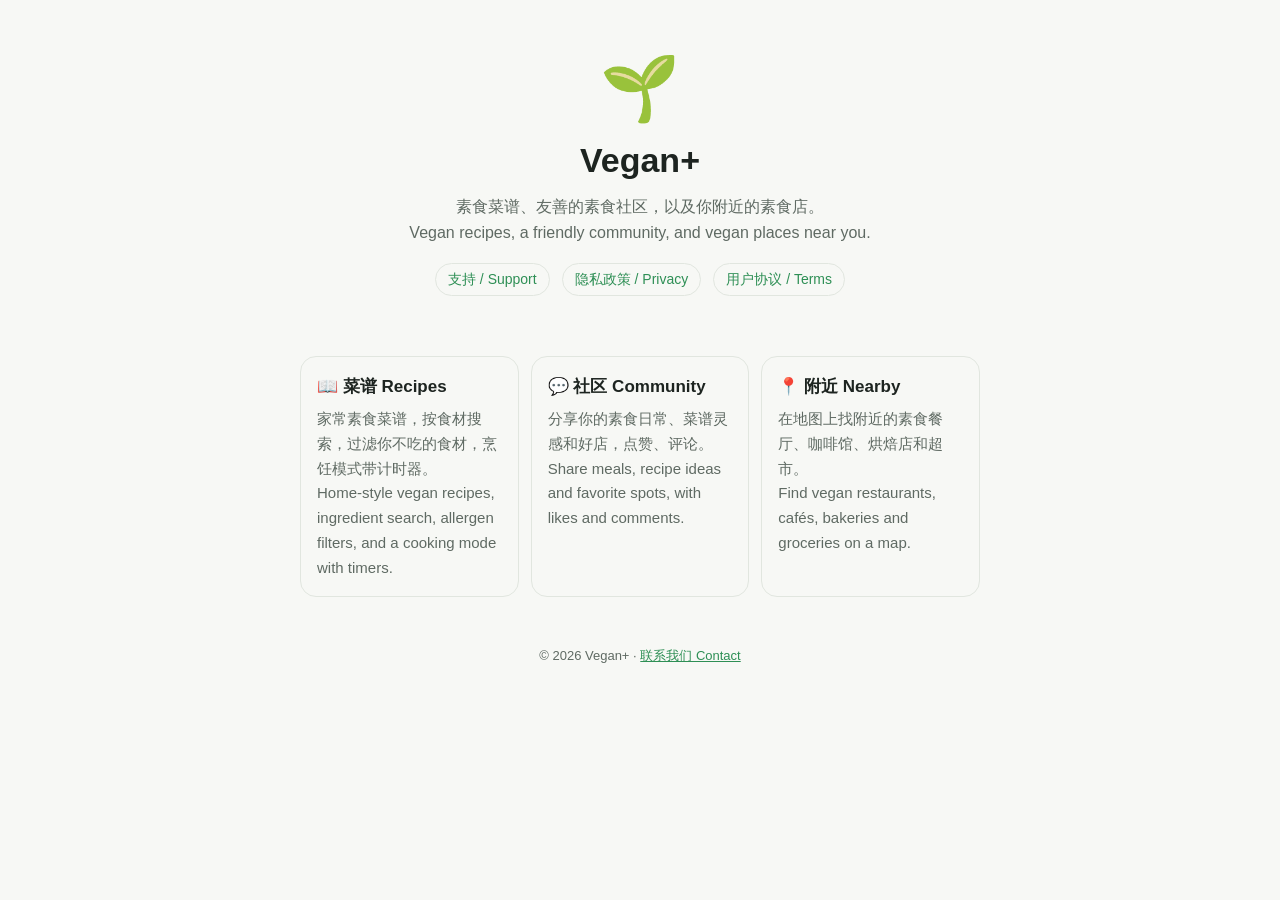
<file: index.html>
<!doctype html>
<html lang="zh-Hans">
<head>
<meta charset="utf-8"><meta name="viewport" content="width=device-width, initial-scale=1">
<title>Vegan+ · 素食菜谱、社区与附近素食店</title>
<meta name="description" content="Vegan+ — vegan recipes, a friendly community and vegan places near you. 素食菜谱、社区和附近的素食店。">
<link rel="stylesheet" href="legal.css">
</head>
<body><main>
<div class="hero">
  <div class="logo">🌱</div>
  <h1>Vegan+</h1>
  <p>素食菜谱、友善的素食社区，以及你附近的素食店。<br>Vegan recipes, a friendly community, and vegan places near you.</p>
  <nav><a href="support/">支持 / Support</a><a href="privacy/">隐私政策 / Privacy</a><a href="terms/">用户协议 / Terms</a></nav>
</div>

<div class="cards">
  <div class="card"><h3>📖 菜谱 Recipes</h3><p>家常素食菜谱，按食材搜索，过滤你不吃的食材，烹饪模式带计时器。<br>Home-style vegan recipes, ingredient search, allergen filters, and a cooking mode with timers.</p></div>
  <div class="card"><h3>💬 社区 Community</h3><p>分享你的素食日常、菜谱灵感和好店，点赞、评论。<br>Share meals, recipe ideas and favorite spots, with likes and comments.</p></div>
  <div class="card"><h3>📍 附近 Nearby</h3><p>在地图上找附近的素食餐厅、咖啡馆、烘焙店和超市。<br>Find vegan restaurants, cafés, bakeries and groceries on a map.</p></div>
</div>

<footer>© 2026 Vegan+ · <a href="support/">联系我们 Contact</a></footer>
</main></body></html>
</file>
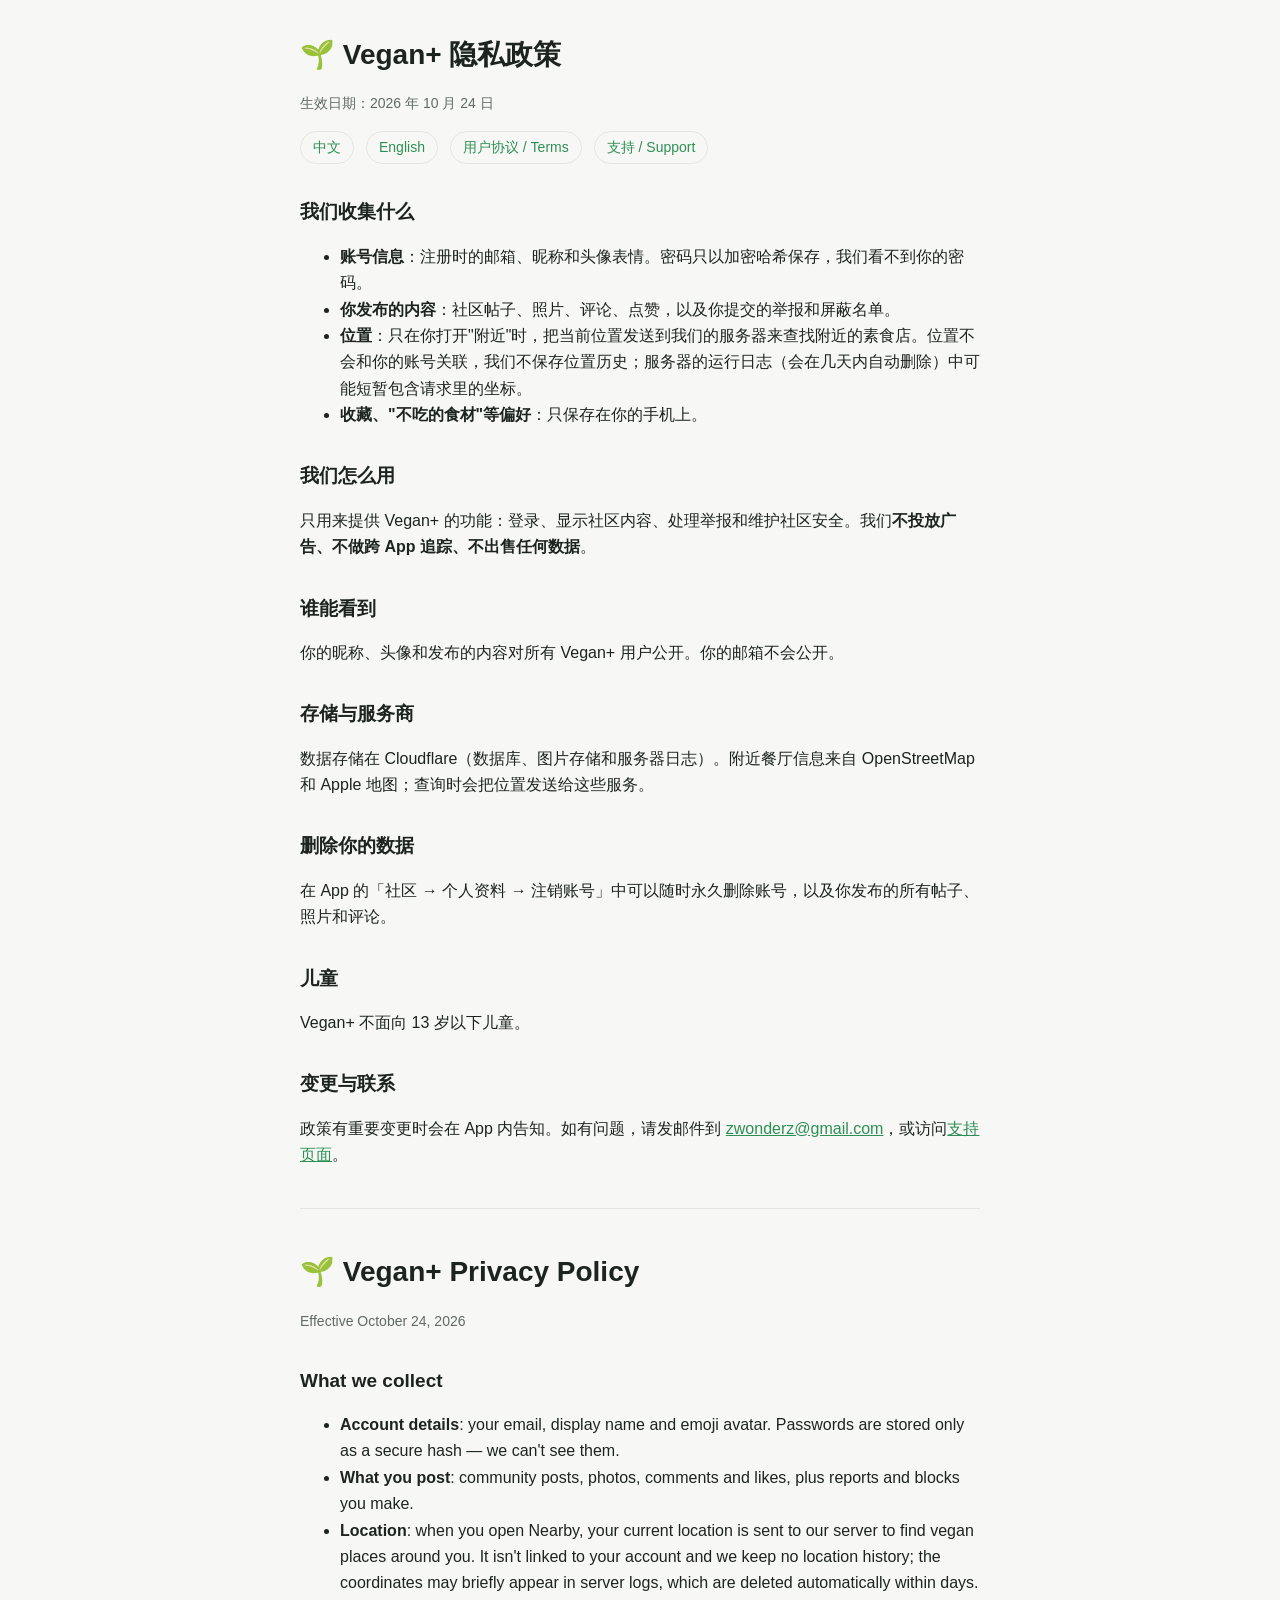
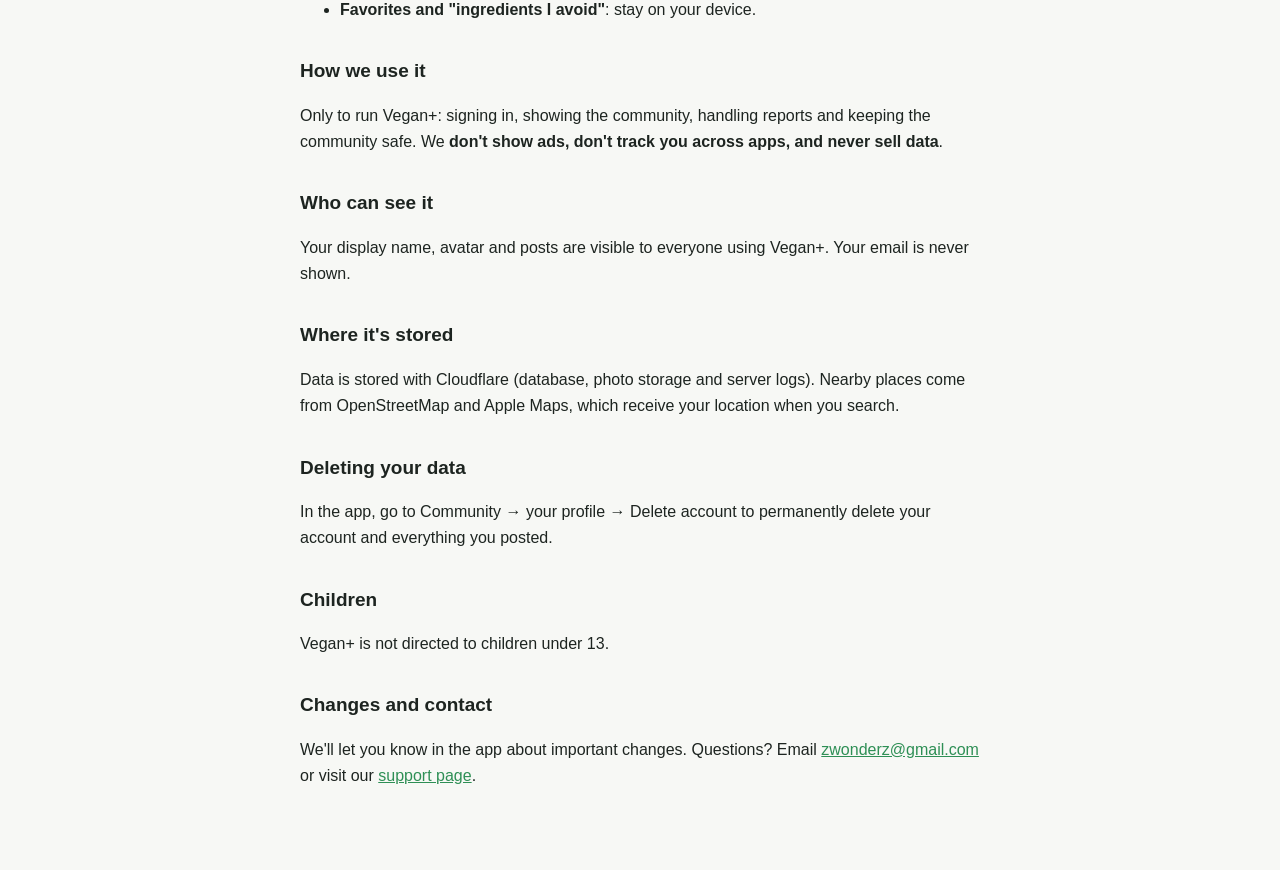
<file: privacy/index.html>
<!doctype html>
<html lang="zh-Hans">
<head>
<meta charset="utf-8"><meta name="viewport" content="width=device-width, initial-scale=1">
<title>Vegan+ Privacy Policy · 隐私政策</title>
<link rel="stylesheet" href="../legal.css">
</head>
<body><main>
<h1>🌱 Vegan+ 隐私政策</h1>
<p class="muted">生效日期：2026 年 10 月 24 日</p>
<nav><a href="#zh">中文</a><a href="#en">English</a><a href="../terms/">用户协议 / Terms</a><a href="../support/">支持 / Support</a></nav>

<section id="zh">
<h2>我们收集什么</h2>
<ul>
  <li><strong>账号信息</strong>：注册时的邮箱、昵称和头像表情。密码只以加密哈希保存，我们看不到你的密码。</li>
  <li><strong>你发布的内容</strong>：社区帖子、照片、评论、点赞，以及你提交的举报和屏蔽名单。</li>
  <li><strong>位置</strong>：只在你打开"附近"时，把当前位置发送到我们的服务器来查找附近的素食店。位置不会和你的账号关联，我们不保存位置历史；服务器的运行日志（会在几天内自动删除）中可能短暂包含请求里的坐标。</li>
  <li><strong>收藏、"不吃的食材"等偏好</strong>：只保存在你的手机上。</li>
</ul>
<h2>我们怎么用</h2>
<p>只用来提供 Vegan+ 的功能：登录、显示社区内容、处理举报和维护社区安全。我们<strong>不投放广告、不做跨 App 追踪、不出售任何数据</strong>。</p>
<h2>谁能看到</h2>
<p>你的昵称、头像和发布的内容对所有 Vegan+ 用户公开。你的邮箱不会公开。</p>
<h2>存储与服务商</h2>
<p>数据存储在 Cloudflare（数据库、图片存储和服务器日志）。附近餐厅信息来自 OpenStreetMap 和 Apple 地图；查询时会把位置发送给这些服务。</p>
<h2>删除你的数据</h2>
<p>在 App 的「社区 → 个人资料 → 注销账号」中可以随时永久删除账号，以及你发布的所有帖子、照片和评论。</p>
<h2>儿童</h2>
<p>Vegan+ 不面向 13 岁以下儿童。</p>
<h2>变更与联系</h2>
<p>政策有重要变更时会在 App 内告知。如有问题，请发邮件到 <a href="mailto:zwonderz@gmail.com">zwonderz@gmail.com</a>，或访问<a href="../support/">支持页面</a>。</p>
</section>

<hr>

<section id="en">
<h1>🌱 Vegan+ Privacy Policy</h1>
<p class="muted">Effective October 24, 2026</p>
<h2>What we collect</h2>
<ul>
  <li><strong>Account details</strong>: your email, display name and emoji avatar. Passwords are stored only as a secure hash — we can't see them.</li>
  <li><strong>What you post</strong>: community posts, photos, comments and likes, plus reports and blocks you make.</li>
  <li><strong>Location</strong>: when you open Nearby, your current location is sent to our server to find vegan places around you. It isn't linked to your account and we keep no location history; the coordinates may briefly appear in server logs, which are deleted automatically within days.</li>
  <li><strong>Favorites and "ingredients I avoid"</strong>: stay on your device.</li>
</ul>
<h2>How we use it</h2>
<p>Only to run Vegan+: signing in, showing the community, handling reports and keeping the community safe. We <strong>don't show ads, don't track you across apps, and never sell data</strong>.</p>
<h2>Who can see it</h2>
<p>Your display name, avatar and posts are visible to everyone using Vegan+. Your email is never shown.</p>
<h2>Where it's stored</h2>
<p>Data is stored with Cloudflare (database, photo storage and server logs). Nearby places come from OpenStreetMap and Apple Maps, which receive your location when you search.</p>
<h2>Deleting your data</h2>
<p>In the app, go to Community → your profile → Delete account to permanently delete your account and everything you posted.</p>
<h2>Children</h2>
<p>Vegan+ is not directed to children under 13.</p>
<h2>Changes and contact</h2>
<p>We'll let you know in the app about important changes. Questions? Email <a href="mailto:zwonderz@gmail.com">zwonderz@gmail.com</a> or visit our <a href="../support/">support page</a>.</p>
</section>
</main></body></html>
</file>
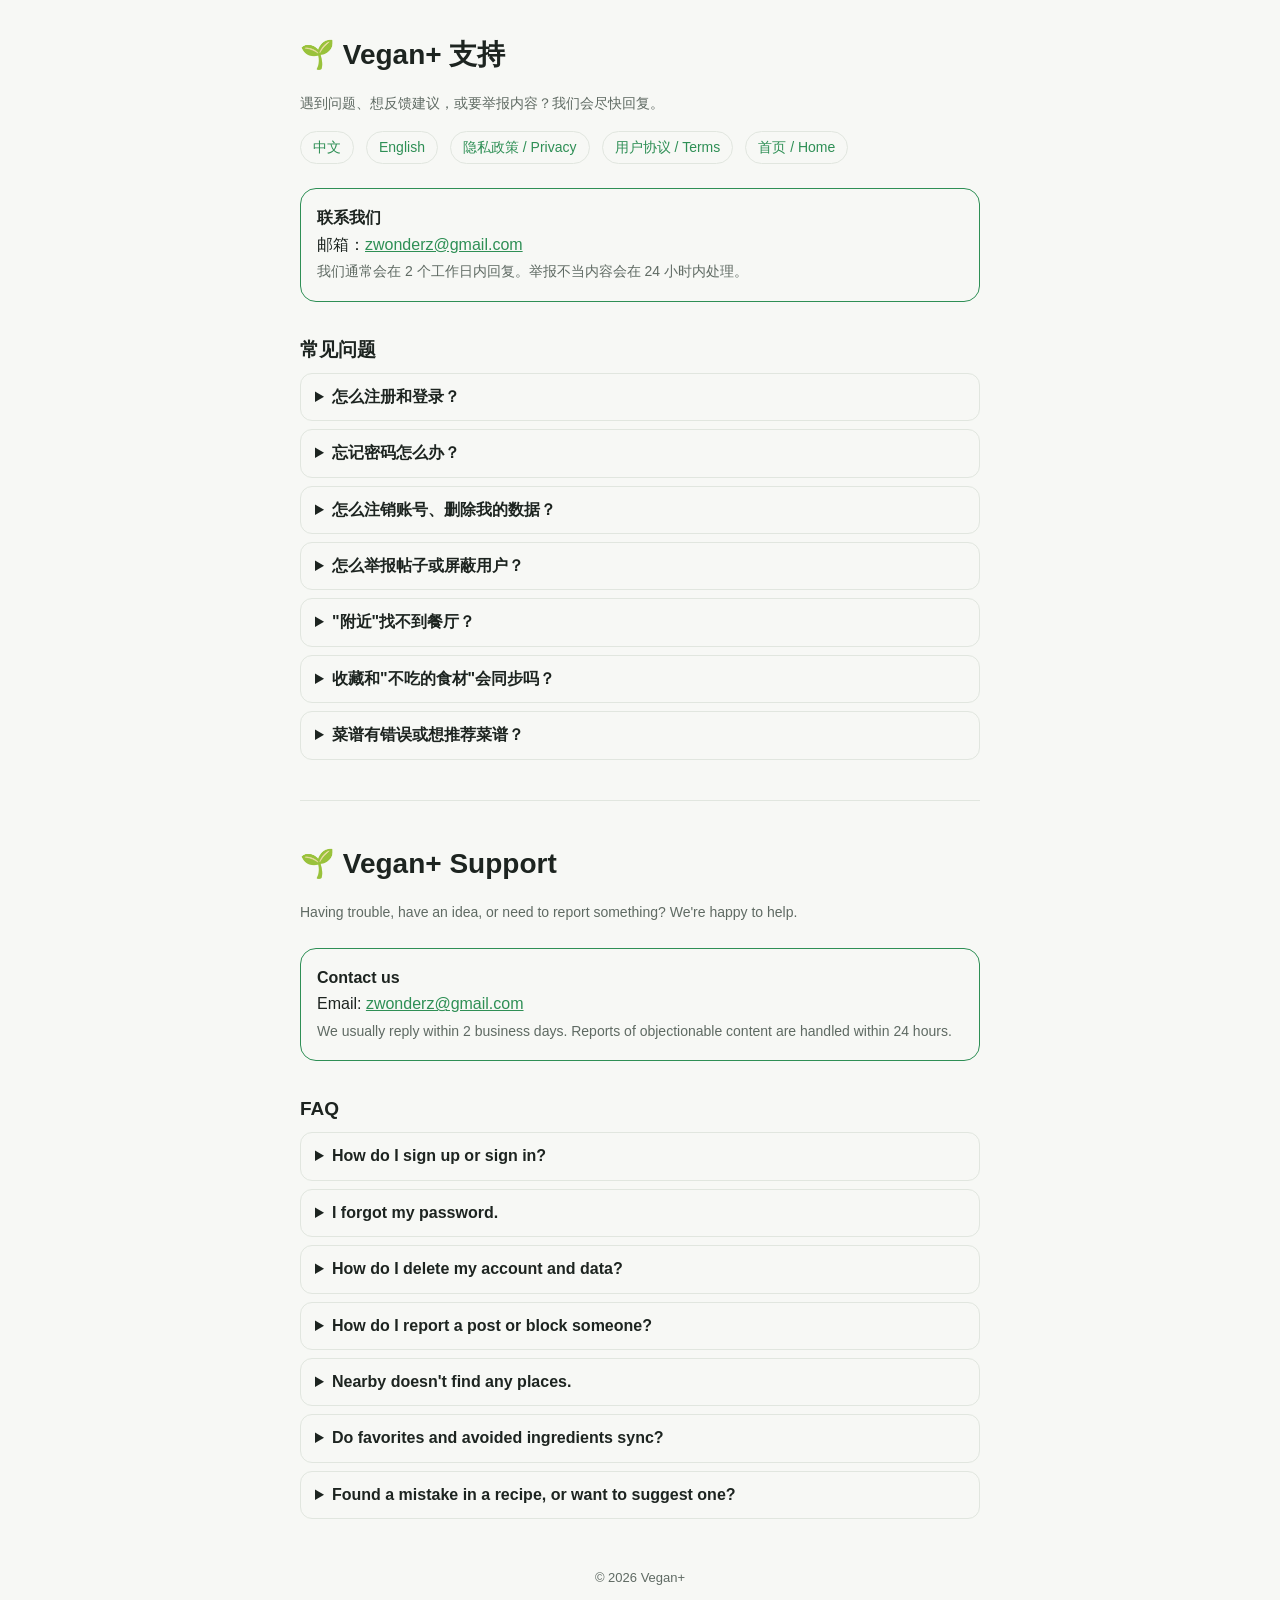
<file: support/index.html>
<!doctype html>
<html lang="zh-Hans">
<head>
<meta charset="utf-8"><meta name="viewport" content="width=device-width, initial-scale=1">
<title>Vegan+ Support · 支持</title>
<link rel="stylesheet" href="../legal.css">
</head>
<body><main>
<h1>🌱 Vegan+ 支持</h1>
<p class="muted">遇到问题、想反馈建议，或要举报内容？我们会尽快回复。</p>
<nav><a href="#zh">中文</a><a href="#en">English</a><a href="../privacy/">隐私政策 / Privacy</a><a href="../terms/">用户协议 / Terms</a><a href="../">首页 / Home</a></nav>

<section id="zh">
<div class="contact">
  <strong>联系我们</strong><br>
  邮箱：<a href="mailto:zwonderz@gmail.com">zwonderz@gmail.com</a><br>
  <span class="muted">我们通常会在 2 个工作日内回复。举报不当内容会在 24 小时内处理。</span>
</div>

<h2>常见问题</h2>
<details><summary>怎么注册和登录？</summary>
<p>打开「社区」，点左上角的头像图标，用邮箱和密码注册。菜谱和附近功能不需要登录。</p></details>
<details><summary>忘记密码怎么办？</summary>
<p>请用注册邮箱发邮件给我们，我们核实后会帮你重置密码。</p></details>
<details><summary>怎么注销账号、删除我的数据？</summary>
<p>在 App 里进入「社区 → 个人资料 → 注销账号」，输入密码确认。账号和你发布的所有帖子、照片、评论都会被永久删除。</p></details>
<details><summary>怎么举报帖子或屏蔽用户？</summary>
<p>点帖子或评论右上角的「…」，选择「举报」或「屏蔽用户」。我们会在 24 小时内处理举报；被屏蔽用户的内容不会再出现在你的社区里。</p></details>
<details><summary>"附近"找不到餐厅？</summary>
<p>请在「设置 → 隐私与安全性 → 定位服务 → Vegan+」中允许定位。素食店数据来自 OpenStreetMap 和 Apple 地图，有些地区数据较少；可以切换分类或下拉刷新。</p></details>
<details><summary>收藏和"不吃的食材"会同步吗？</summary>
<p>目前只保存在这台设备上。</p></details>
<details><summary>菜谱有错误或想推荐菜谱？</summary>
<p>欢迎发邮件告诉我们，或者在社区的「菜谱灵感」话题里分享。</p></details>
</section>

<hr>

<section id="en">
<h1>🌱 Vegan+ Support</h1>
<p class="muted">Having trouble, have an idea, or need to report something? We're happy to help.</p>
<div class="contact">
  <strong>Contact us</strong><br>
  Email: <a href="mailto:zwonderz@gmail.com">zwonderz@gmail.com</a><br>
  <span class="muted">We usually reply within 2 business days. Reports of objectionable content are handled within 24 hours.</span>
</div>

<h2>FAQ</h2>
<details><summary>How do I sign up or sign in?</summary>
<p>Open Community and tap the profile icon at the top left, then sign up with your email and a password. Recipes and Nearby work without an account.</p></details>
<details><summary>I forgot my password.</summary>
<p>Email us from the address you signed up with and we'll reset it for you after verifying the account.</p></details>
<details><summary>How do I delete my account and data?</summary>
<p>In the app, go to Community → your profile → Delete account and confirm with your password. Your account and everything you posted (posts, photos, comments) are permanently deleted.</p></details>
<details><summary>How do I report a post or block someone?</summary>
<p>Tap "…" on any post or comment and choose Report or Block user. We act on reports within 24 hours, and you won't see a blocked user's posts or comments again.</p></details>
<details><summary>Nearby doesn't find any places.</summary>
<p>Allow location access in Settings → Privacy &amp; Security → Location Services → Vegan+. Places come from OpenStreetMap and Apple Maps, and some areas have fewer listings — try another category or pull to refresh.</p></details>
<details><summary>Do favorites and avoided ingredients sync?</summary>
<p>Not yet — they're saved on this device only.</p></details>
<details><summary>Found a mistake in a recipe, or want to suggest one?</summary>
<p>Email us, or share it in the community under Recipe ideas.</p></details>
</section>
<footer>© 2026 Vegan+</footer>
</main></body></html>
</file>
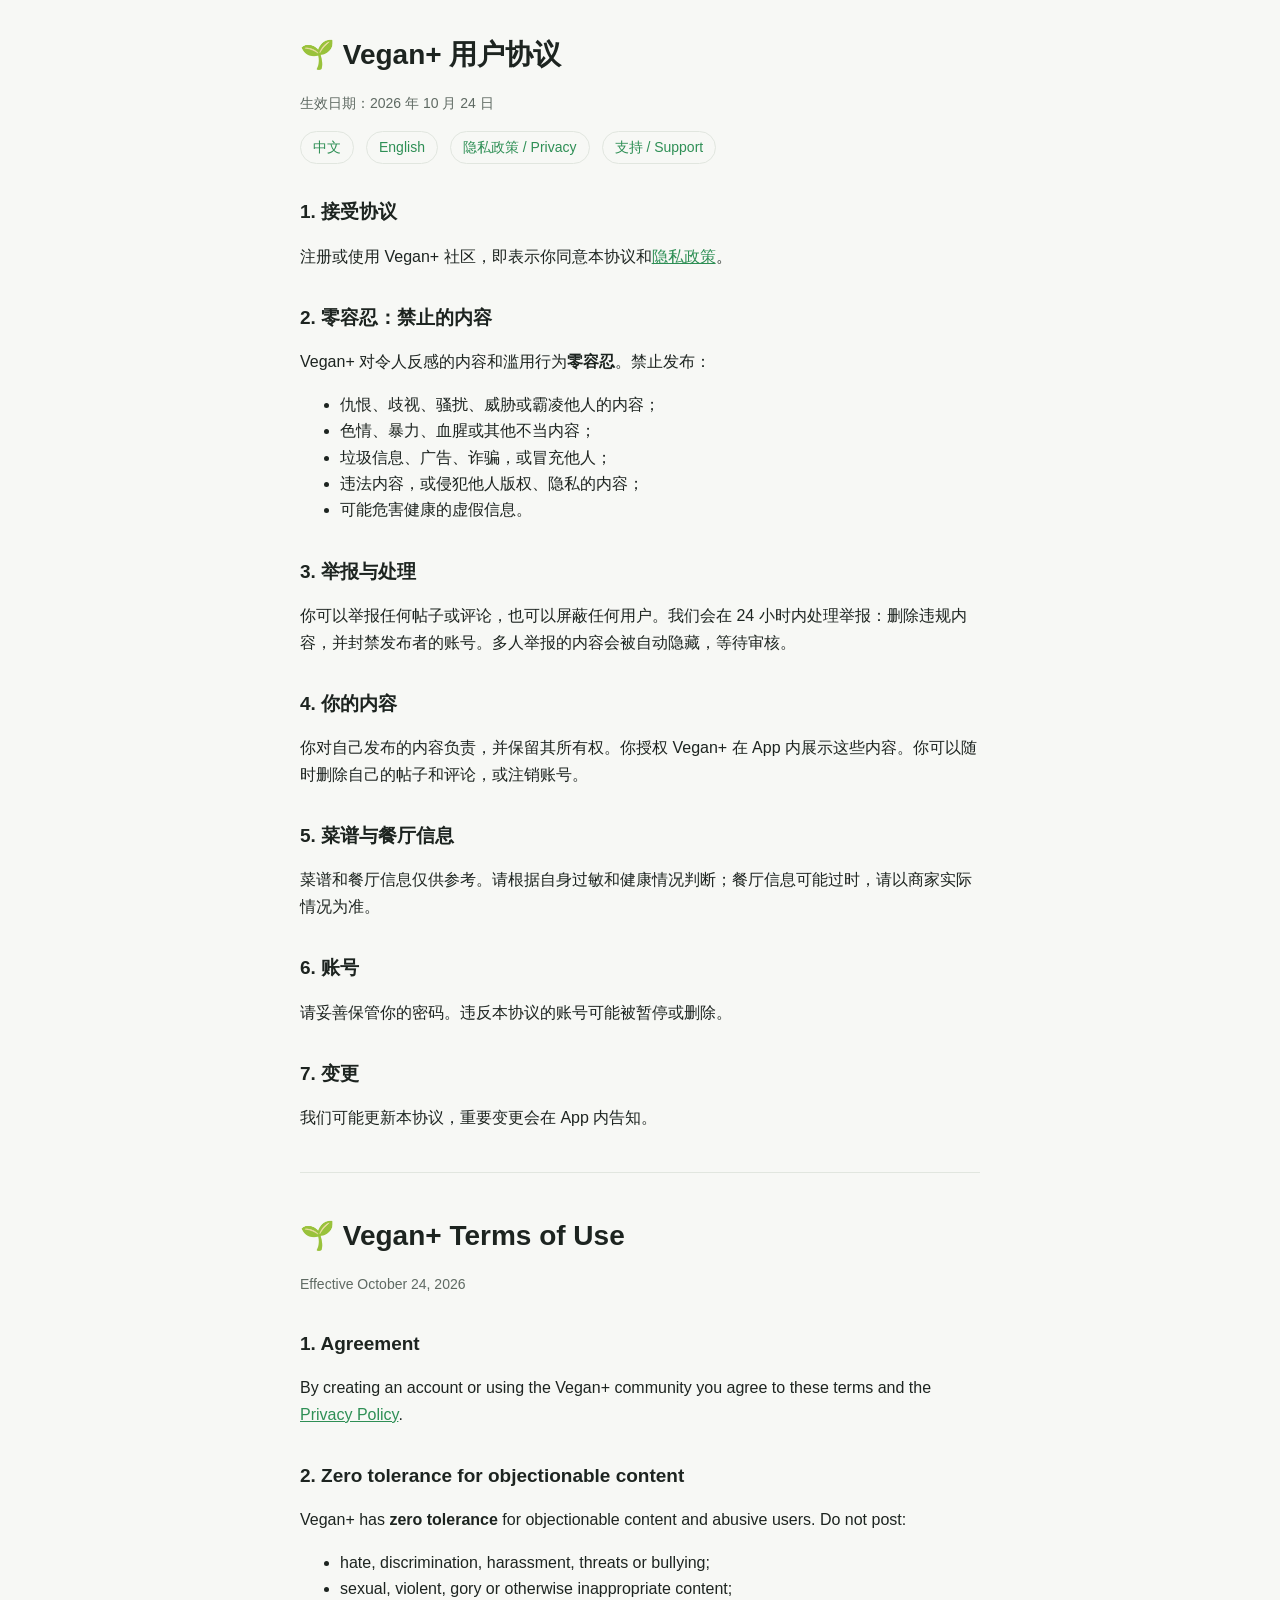
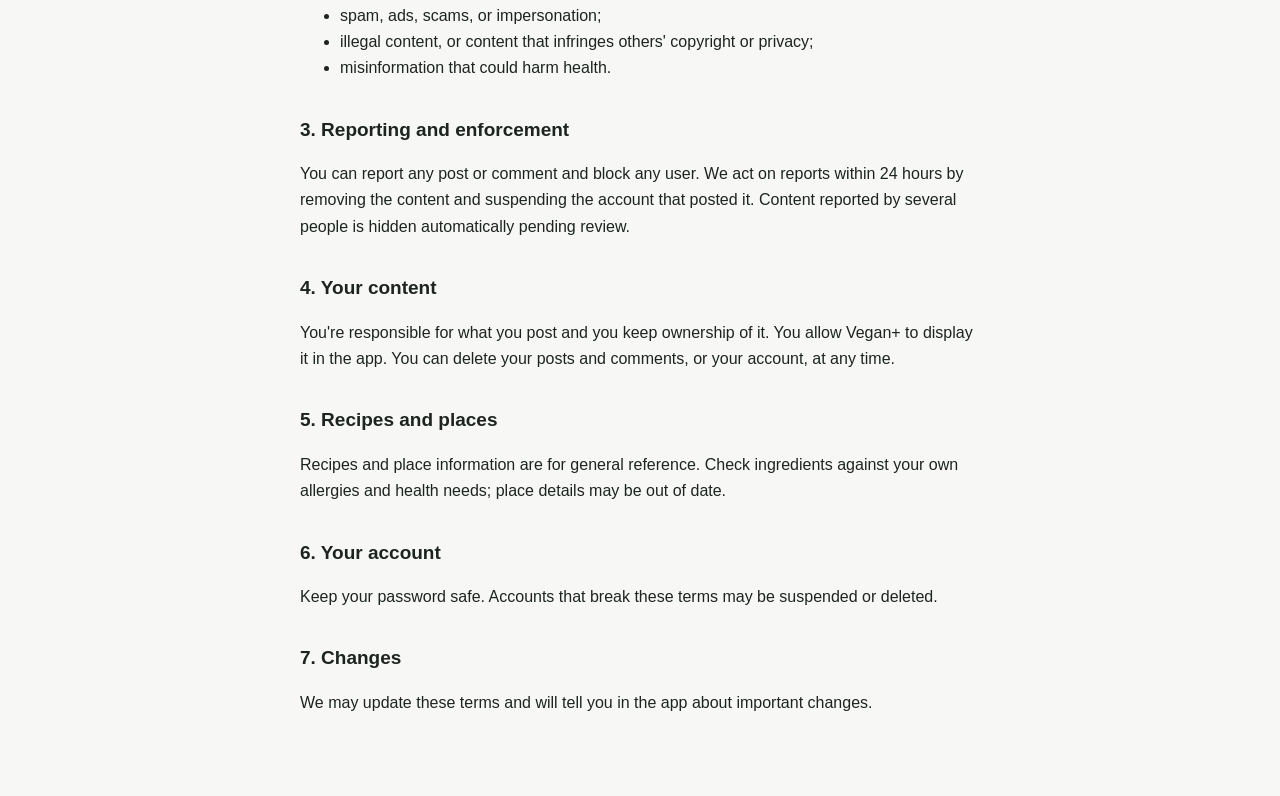
<file: terms/index.html>
<!doctype html>
<html lang="zh-Hans">
<head>
<meta charset="utf-8"><meta name="viewport" content="width=device-width, initial-scale=1">
<title>Vegan+ Terms of Use · 用户协议</title>
<link rel="stylesheet" href="../legal.css">
</head>
<body><main>
<h1>🌱 Vegan+ 用户协议</h1>
<p class="muted">生效日期：2026 年 10 月 24 日</p>
<nav><a href="#zh">中文</a><a href="#en">English</a><a href="../privacy/">隐私政策 / Privacy</a><a href="../support/">支持 / Support</a></nav>

<section id="zh">
<h2>1. 接受协议</h2>
<p>注册或使用 Vegan+ 社区，即表示你同意本协议和<a href="../privacy/">隐私政策</a>。</p>
<h2>2. 零容忍：禁止的内容</h2>
<p>Vegan+ 对令人反感的内容和滥用行为<strong>零容忍</strong>。禁止发布：</p>
<ul>
  <li>仇恨、歧视、骚扰、威胁或霸凌他人的内容；</li>
  <li>色情、暴力、血腥或其他不当内容；</li>
  <li>垃圾信息、广告、诈骗，或冒充他人；</li>
  <li>违法内容，或侵犯他人版权、隐私的内容；</li>
  <li>可能危害健康的虚假信息。</li>
</ul>
<h2>3. 举报与处理</h2>
<p>你可以举报任何帖子或评论，也可以屏蔽任何用户。我们会在 24 小时内处理举报：删除违规内容，并封禁发布者的账号。多人举报的内容会被自动隐藏，等待审核。</p>
<h2>4. 你的内容</h2>
<p>你对自己发布的内容负责，并保留其所有权。你授权 Vegan+ 在 App 内展示这些内容。你可以随时删除自己的帖子和评论，或注销账号。</p>
<h2>5. 菜谱与餐厅信息</h2>
<p>菜谱和餐厅信息仅供参考。请根据自身过敏和健康情况判断；餐厅信息可能过时，请以商家实际情况为准。</p>
<h2>6. 账号</h2>
<p>请妥善保管你的密码。违反本协议的账号可能被暂停或删除。</p>
<h2>7. 变更</h2>
<p>我们可能更新本协议，重要变更会在 App 内告知。</p>
</section>

<hr>

<section id="en">
<h1>🌱 Vegan+ Terms of Use</h1>
<p class="muted">Effective October 24, 2026</p>
<h2>1. Agreement</h2>
<p>By creating an account or using the Vegan+ community you agree to these terms and the <a href="../privacy/">Privacy Policy</a>.</p>
<h2>2. Zero tolerance for objectionable content</h2>
<p>Vegan+ has <strong>zero tolerance</strong> for objectionable content and abusive users. Do not post:</p>
<ul>
  <li>hate, discrimination, harassment, threats or bullying;</li>
  <li>sexual, violent, gory or otherwise inappropriate content;</li>
  <li>spam, ads, scams, or impersonation;</li>
  <li>illegal content, or content that infringes others' copyright or privacy;</li>
  <li>misinformation that could harm health.</li>
</ul>
<h2>3. Reporting and enforcement</h2>
<p>You can report any post or comment and block any user. We act on reports within 24 hours by removing the content and suspending the account that posted it. Content reported by several people is hidden automatically pending review.</p>
<h2>4. Your content</h2>
<p>You're responsible for what you post and you keep ownership of it. You allow Vegan+ to display it in the app. You can delete your posts and comments, or your account, at any time.</p>
<h2>5. Recipes and places</h2>
<p>Recipes and place information are for general reference. Check ingredients against your own allergies and health needs; place details may be out of date.</p>
<h2>6. Your account</h2>
<p>Keep your password safe. Accounts that break these terms may be suspended or deleted.</p>
<h2>7. Changes</h2>
<p>We may update these terms and will tell you in the app about important changes.</p>
</section>
</main></body></html>
</file>
<file: legal.css>
:root { --bg: #f7f8f5; --text: #1d2420; --muted: #5f6a63; --accent: #2e8f55; --line: #e1e6df; }
@media (prefers-color-scheme: dark) { :root { --bg: #121614; --text: #e9eee9; --muted: #9aa59e; --accent: #5cc285; --line: #2b322e; } }
* { box-sizing: border-box; }
body { margin: 0; background: var(--bg); color: var(--text); font: 16px/1.65 -apple-system, BlinkMacSystemFont, "PingFang SC", "Segoe UI", sans-serif; }
main { max-width: 720px; margin: 0 auto; padding: 32px 20px 64px; }
h1 { font-size: 28px; margin: 0 0 4px; }
h2 { font-size: 19px; margin: 32px 0 8px; }
p, li { color: var(--text); }
.muted { color: var(--muted); font-size: 14px; }
nav { display: flex; gap: 12px; margin: 16px 0 24px; flex-wrap: wrap; }
nav a { color: var(--accent); text-decoration: none; border: 1px solid var(--line); padding: 4px 12px; border-radius: 999px; font-size: 14px; }
hr { border: 0; border-top: 1px solid var(--line); margin: 40px 0; }
a { color: var(--accent); }
.hero { text-align: center; padding: 24px 0 8px; }
.hero .logo { font-size: 64px; line-height: 1; }
.hero h1 { font-size: 34px; margin: 12px 0 6px; }
.hero p { color: var(--muted); margin: 0 auto; max-width: 520px; }
.hero nav { justify-content: center; }
.cards { display: grid; grid-template-columns: repeat(auto-fit, minmax(200px, 1fr)); gap: 12px; margin: 28px 0; }
.card { border: 1px solid var(--line); border-radius: 16px; padding: 16px; }
.card h3 { margin: 0 0 6px; font-size: 17px; }
.card p { margin: 0; color: var(--muted); font-size: 15px; }
details { border: 1px solid var(--line); border-radius: 12px; padding: 10px 14px; margin: 8px 0; }
summary { cursor: pointer; font-weight: 600; }
details p { margin: 8px 0 2px; }
.contact { border: 1px solid var(--accent); border-radius: 16px; padding: 16px; margin: 24px 0; }
footer { color: var(--muted); font-size: 13px; text-align: center; margin-top: 48px; }
</file>
